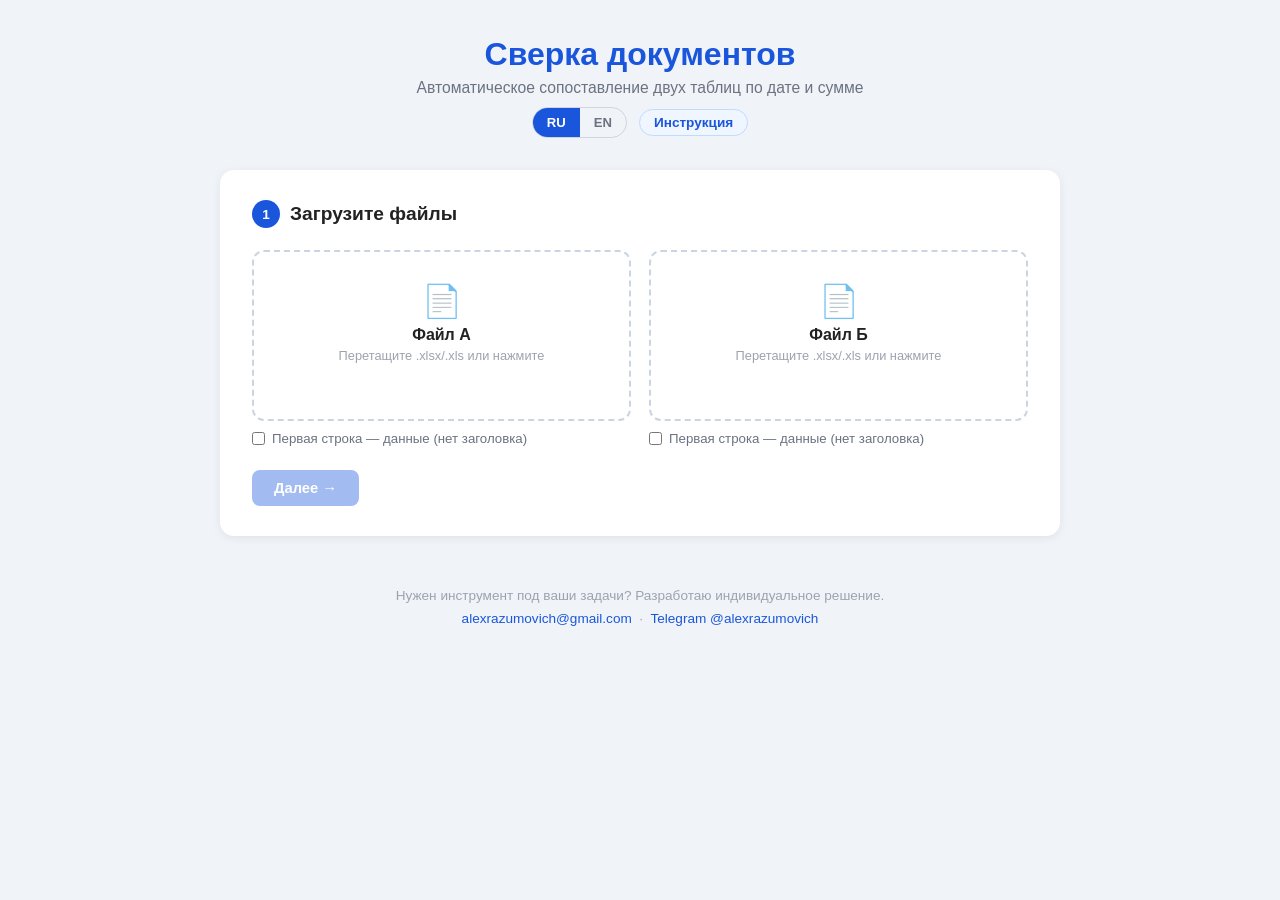
<file: static/index.html>
<!DOCTYPE html>
<html lang="ru">
<head>
  <meta charset="UTF-8">
  <meta name="viewport" content="width=device-width, initial-scale=1.0">
  <title>Сверка документов</title>
  <link rel="stylesheet" href="/static/style.css?v=12">
</head>
<body>
<div class="container">
  <header>
    <h1>Сверка документов</h1>
    <p class="subtitle">Автоматическое сопоставление двух таблиц по дате и сумме</p>
    <div class="header-nav">
      <div class="lang-switcher">
        <span class="lang-active">RU</span>
        <a href="/en">EN</a>
      </div>
      <a href="/help" target="_blank" class="help-link">Инструкция</a>
    </div>
  </header>

  <!-- Шаг 1: загрузка файлов -->
  <section id="step-upload" class="step">
    <h2><span class="step-num">1</span> Загрузите файлы</h2>
    <div class="upload-row">

      <div class="upload-col">
        <label class="drop-zone" id="drop-a">
          <input type="file" id="input-a" accept=".xlsx,.xls" class="drop-file-input">
          <div class="drop-icon">📄</div>
          <div class="drop-label">Файл А</div>
          <div class="drop-hint">Перетащите .xlsx/.xls или нажмите</div>
          <div class="file-name" id="name-a"></div>
        </label>
        <label class="no-header-label">
          <input type="checkbox" id="no-header-a">
          Первая строка — данные (нет заголовка)
        </label>
      </div>

      <div class="upload-col">
        <label class="drop-zone" id="drop-b">
          <input type="file" id="input-b" accept=".xlsx,.xls" class="drop-file-input">
          <div class="drop-icon">📄</div>
          <div class="drop-label">Файл Б</div>
          <div class="drop-hint">Перетащите .xlsx/.xls или нажмите</div>
          <div class="file-name" id="name-b"></div>
        </label>
        <label class="no-header-label">
          <input type="checkbox" id="no-header-b">
          Первая строка — данные (нет заголовка)
        </label>
      </div>

    </div>
    <button id="btn-preview" class="btn btn-primary" disabled>Далее →</button>
  </section>

  <!-- Шаг 2: настройка -->
  <section id="step-columns" class="step hidden">
    <h2><span class="step-num">2</span> Настройте колонки и точность</h2>
    <div class="cols-row">
      <div class="col-block">
        <h3>Файл А: <span class="file-label" id="name-a-lbl"></span></h3>
        <label>Дата
          <select id="date-col-a"></select>
        </label>
        <label>Сумма
          <select id="amount-col-a"></select>
        </label>
      </div>
      <div class="col-block">
        <h3>Файл Б: <span class="file-label" id="name-b-lbl"></span></h3>
        <label>Дата
          <select id="date-col-b"></select>
        </label>
        <label>Сумма
          <select id="amount-col-b"></select>
        </label>
      </div>
    </div>

    <div class="tolerance-block">
      <h3>Допуск по дате</h3>
      <p class="hint">На сколько дней могут расходиться даты, чтобы строки всё равно считались совпадающими?</p>
      <div class="tol-options">
        <label class="tol-opt"><input type="radio" name="tol" value="0" checked><span>Только точные</span></label>
        <label class="tol-opt"><input type="radio" name="tol" value="1"><span>±1 день</span></label>
        <label class="tol-opt"><input type="radio" name="tol" value="workday"><span>±1 раб.день (пт→пн)</span></label>
        <label class="tol-opt"><input type="radio" name="tol" value="3"><span>±3 дня</span></label>
        <label class="tol-opt"><input type="radio" name="tol" value="7"><span>±7 дней</span></label>
      </div>
    </div>

    <div class="btn-row">
      <button id="btn-back" class="btn btn-secondary">← Назад</button>
      <button id="btn-reconcile" class="btn btn-primary">Выполнить сверку</button>
    </div>
  </section>

  <!-- Загрузка -->
  <section id="step-loading" class="step hidden">
    <div class="spinner"></div>
    <p id="loading-text">Обрабатываем файлы...</p>
  </section>

  <!-- Результат -->
  <section id="step-result" class="step hidden">
    <h2>Сверка завершена</h2>
    <div class="summary-grid" id="summary-grid"></div>
    <div class="legend">
      <span class="leg green">Точное совпадение</span>
      <span class="leg yellow">По дате (допуск)</span>
      <span class="leg orange">Групповое совпадение</span>
      <span class="leg red">Расхождение</span>
    </div>
    <div class="btn-row">
      <button id="btn-download" class="btn btn-success">⬇ Скачать результат .xlsx</button>
      <button id="btn-restart" class="btn btn-secondary">Новая сверка</button>
    </div>
  </section>

  <div id="error-box" class="error-box hidden"></div>
</div>

<footer>
  <p>Нужен инструмент под ваши задачи? Разработаю индивидуальное решение.</p>
  <p>
    <a href="mailto:alexrazumovich@gmail.com">alexrazumovich@gmail.com</a>
    &nbsp;·&nbsp;
    <a href="https://t.me/alexrazumovich" target="_blank">Telegram @alexrazumovich</a>
  </p>
</footer>
<script>const LANG = 'ru';</script>
<script src="/static/script.js?v=12"></script>
</body>
</html>
</file>
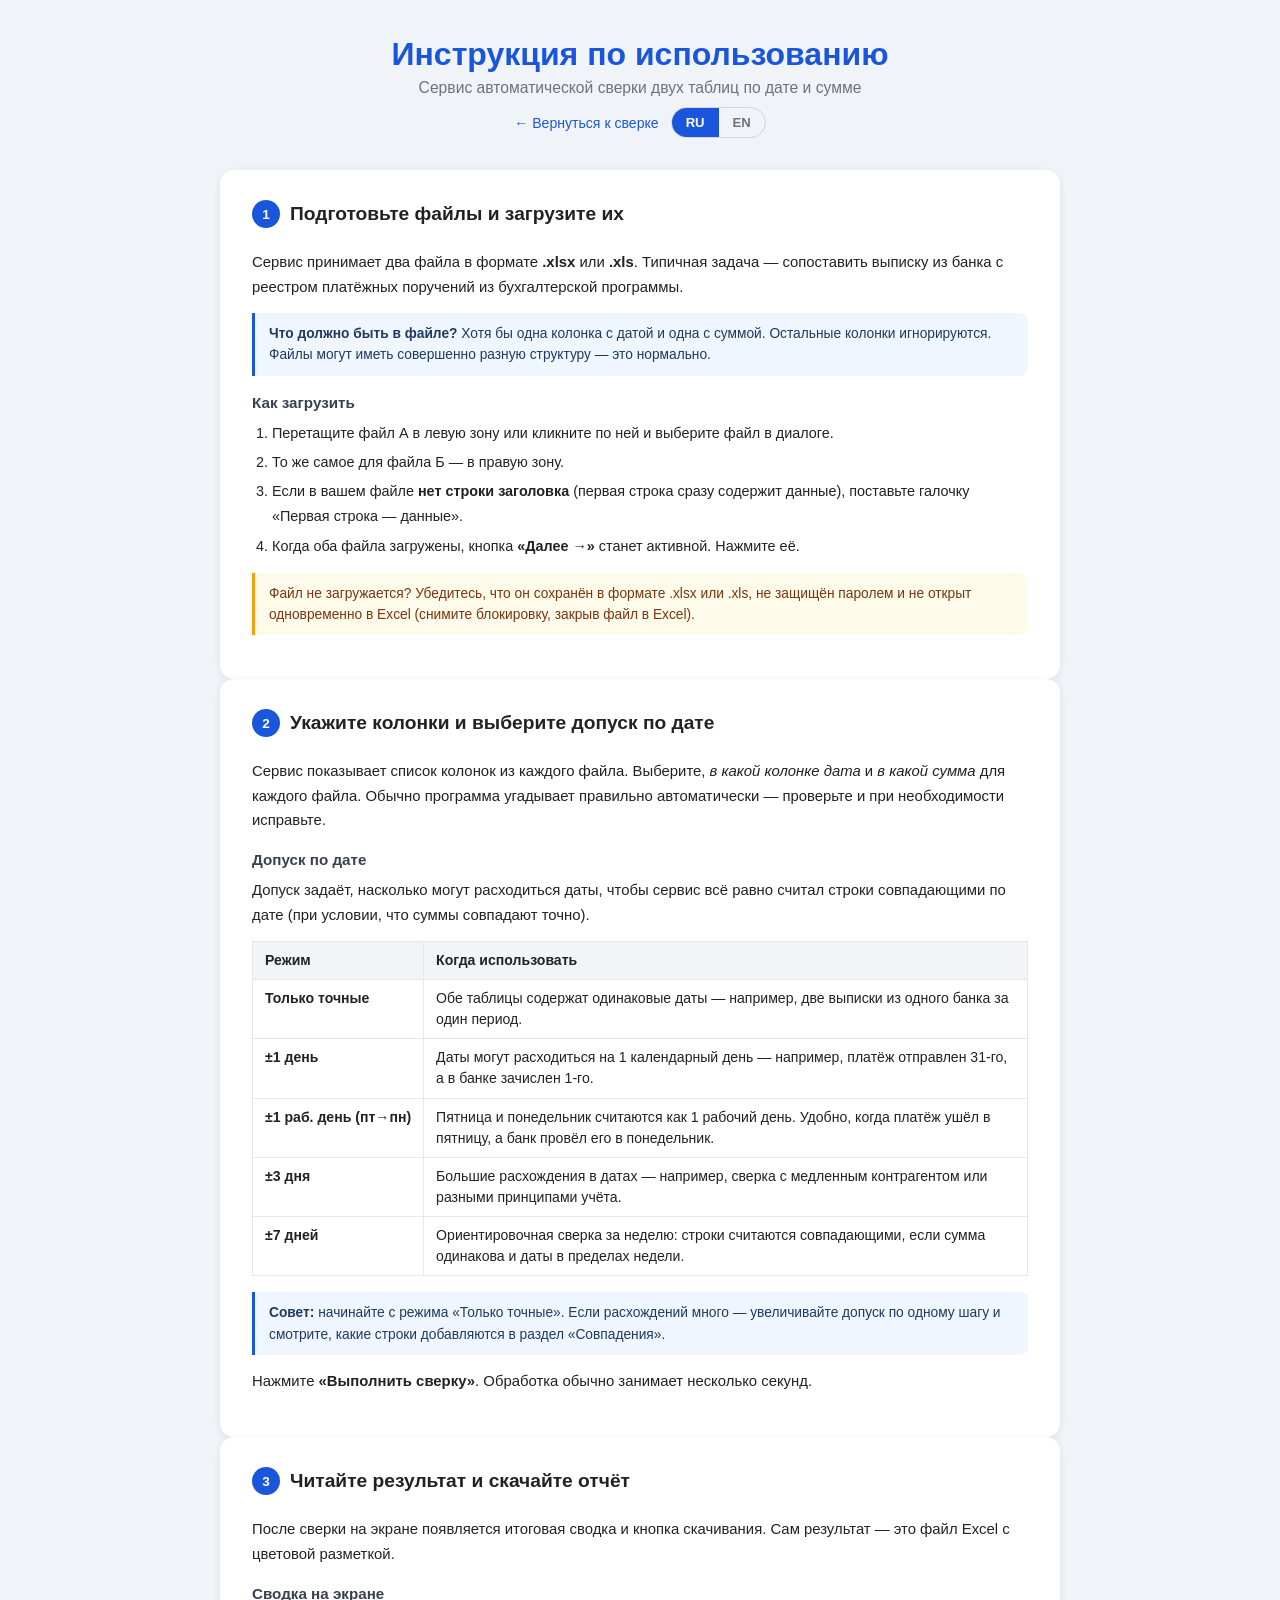
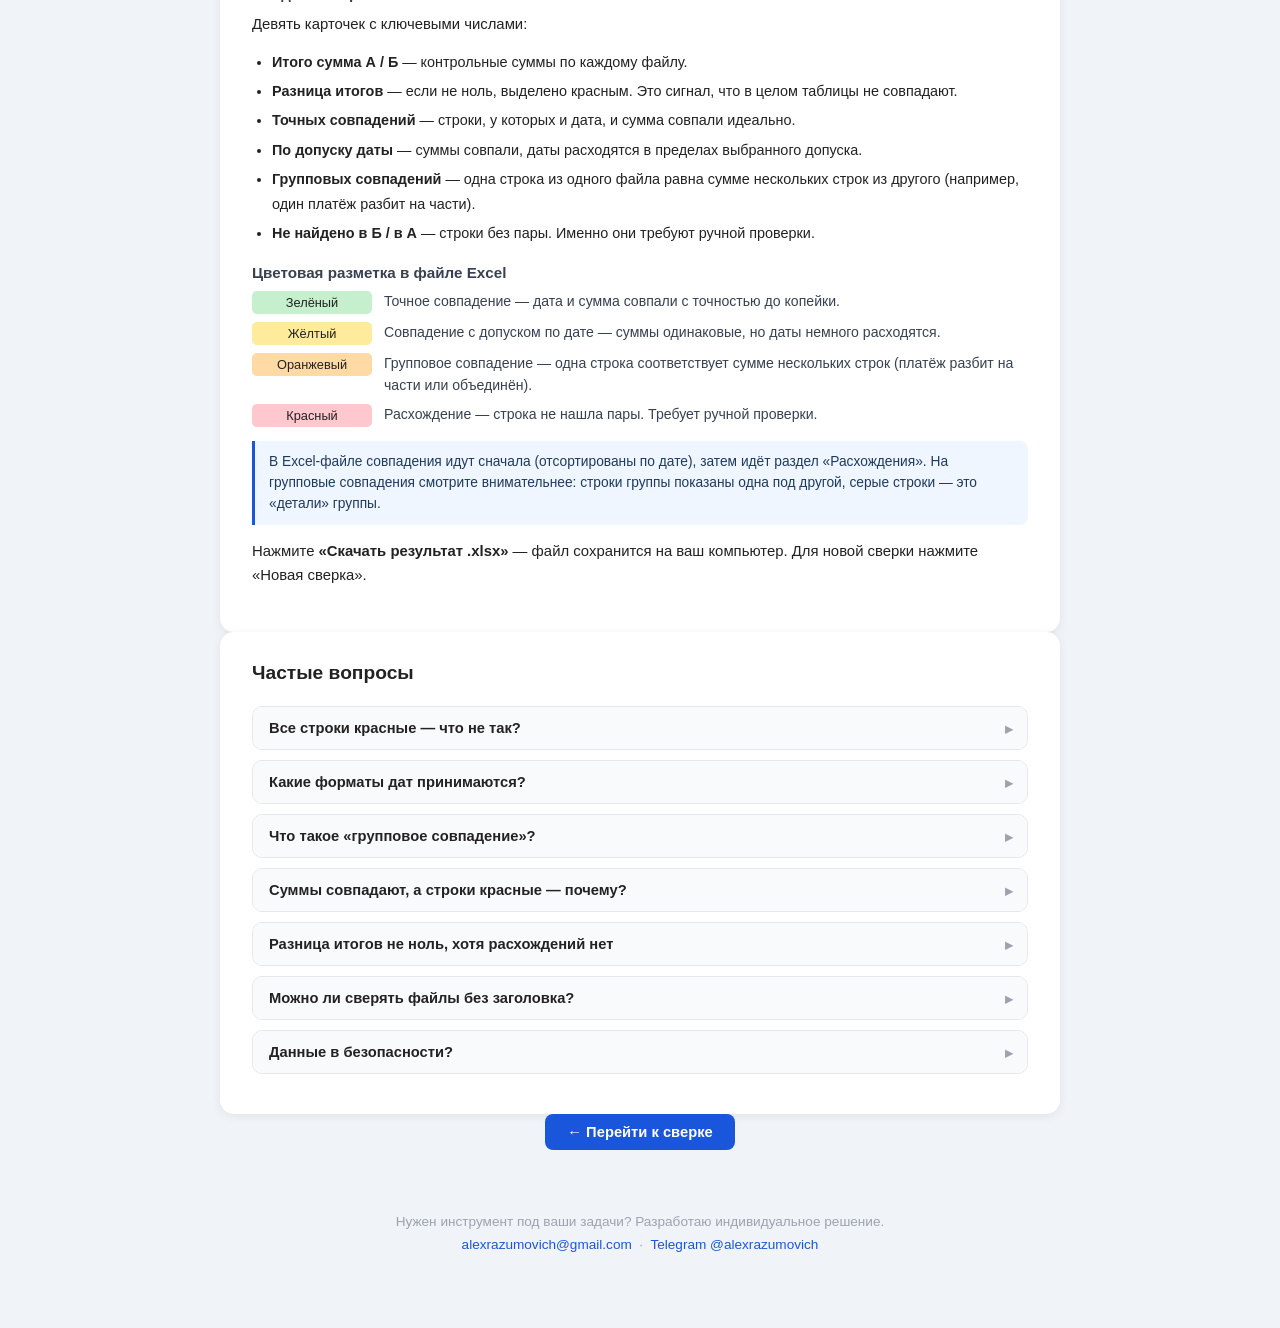
<file: static/help.html>
<!DOCTYPE html>
<html lang="ru">
<head>
  <meta charset="UTF-8">
  <meta name="viewport" content="width=device-width, initial-scale=1.0">
  <title>Инструкция — Сверка документов</title>
  <link rel="stylesheet" href="/static/style.css?v=12">
</head>
<body>
<div class="container">
  <header>
    <h1>Инструкция по использованию</h1>
    <p class="subtitle">Сервис автоматической сверки двух таблиц по дате и сумме</p>
    <div class="header-nav">
      <a href="/" class="help-back-link">← Вернуться к сверке</a>
      <div class="lang-switcher">
        <span class="lang-active">RU</span>
        <a href="/en/help">EN</a>
      </div>
    </div>
  </header>

  <!-- Шаг 1 -->
  <section class="step help-section">
    <h2><span class="step-num">1</span> Подготовьте файлы и загрузите их</h2>

    <p class="help-p">Сервис принимает два файла в формате <strong>.xlsx</strong> или <strong>.xls</strong>. Типичная задача — сопоставить выписку из банка с реестром платёжных поручений из бухгалтерской программы.</p>

    <div class="help-tip">
      <strong>Что должно быть в файле?</strong> Хотя бы одна колонка с датой и одна с суммой. Остальные колонки игнорируются. Файлы могут иметь совершенно разную структуру — это нормально.
    </div>

    <h3 class="help-h3">Как загрузить</h3>
    <ol class="help-list">
      <li>Перетащите файл А в левую зону или кликните по ней и выберите файл в диалоге.</li>
      <li>То же самое для файла Б — в правую зону.</li>
      <li>Если в вашем файле <strong>нет строки заголовка</strong> (первая строка сразу содержит данные), поставьте галочку «Первая строка — данные».</li>
      <li>Когда оба файла загружены, кнопка <strong>«Далее →»</strong> станет активной. Нажмите её.</li>
    </ol>

    <div class="help-tip warn">
      Файл не загружается? Убедитесь, что он сохранён в формате .xlsx или .xls, не защищён паролем и не открыт одновременно в Excel (снимите блокировку, закрыв файл в Excel).
    </div>
  </section>

  <!-- Шаг 2 -->
  <section class="step help-section">
    <h2><span class="step-num">2</span> Укажите колонки и выберите допуск по дате</h2>

    <p class="help-p">Сервис показывает список колонок из каждого файла. Выберите, <em>в какой колонке дата</em> и <em>в какой сумма</em> для каждого файла. Обычно программа угадывает правильно автоматически — проверьте и при необходимости исправьте.</p>

    <h3 class="help-h3">Допуск по дате</h3>
    <p class="help-p">Допуск задаёт, насколько могут расходиться даты, чтобы сервис всё равно считал строки совпадающими по дате (при условии, что суммы совпадают точно).</p>

    <table class="help-table">
      <thead>
        <tr><th>Режим</th><th>Когда использовать</th></tr>
      </thead>
      <tbody>
        <tr>
          <td><strong>Только точные</strong></td>
          <td>Обе таблицы содержат одинаковые даты — например, две выписки из одного банка за один период.</td>
        </tr>
        <tr>
          <td><strong>±1 день</strong></td>
          <td>Даты могут расходиться на 1 календарный день — например, платёж отправлен 31-го, а в банке зачислен 1-го.</td>
        </tr>
        <tr>
          <td><strong>±1 раб. день (пт→пн)</strong></td>
          <td>Пятница и понедельник считаются как 1 рабочий день. Удобно, когда платёж ушёл в пятницу, а банк провёл его в понедельник.</td>
        </tr>
        <tr>
          <td><strong>±3 дня</strong></td>
          <td>Большие расхождения в датах — например, сверка с медленным контрагентом или разными принципами учёта.</td>
        </tr>
        <tr>
          <td><strong>±7 дней</strong></td>
          <td>Ориентировочная сверка за неделю: строки считаются совпадающими, если сумма одинакова и даты в пределах недели.</td>
        </tr>
      </tbody>
    </table>

    <div class="help-tip">
      <strong>Совет:</strong> начинайте с режима «Только точные». Если расхождений много — увеличивайте допуск по одному шагу и смотрите, какие строки добавляются в раздел «Совпадения».
    </div>

    <p class="help-p">Нажмите <strong>«Выполнить сверку»</strong>. Обработка обычно занимает несколько секунд.</p>
  </section>

  <!-- Шаг 3 -->
  <section class="step help-section">
    <h2><span class="step-num">3</span> Читайте результат и скачайте отчёт</h2>

    <p class="help-p">После сверки на экране появляется итоговая сводка и кнопка скачивания. Сам результат — это файл Excel с цветовой разметкой.</p>

    <h3 class="help-h3">Сводка на экране</h3>
    <p class="help-p">Девять карточек с ключевыми числами:</p>
    <ul class="help-list">
      <li><strong>Итого сумма А / Б</strong> — контрольные суммы по каждому файлу.</li>
      <li><strong>Разница итогов</strong> — если не ноль, выделено красным. Это сигнал, что в целом таблицы не совпадают.</li>
      <li><strong>Точных совпадений</strong> — строки, у которых и дата, и сумма совпали идеально.</li>
      <li><strong>По допуску даты</strong> — суммы совпали, даты расходятся в пределах выбранного допуска.</li>
      <li><strong>Групповых совпадений</strong> — одна строка из одного файла равна сумме нескольких строк из другого (например, один платёж разбит на части).</li>
      <li><strong>Не найдено в Б / в А</strong> — строки без пары. Именно они требуют ручной проверки.</li>
    </ul>

    <h3 class="help-h3">Цветовая разметка в файле Excel</h3>
    <div class="legend help-legend">
      <div class="help-legend-item">
        <span class="leg green">Зелёный</span>
        <span class="help-legend-text">Точное совпадение — дата и сумма совпали с точностью до копейки.</span>
      </div>
      <div class="help-legend-item">
        <span class="leg yellow">Жёлтый</span>
        <span class="help-legend-text">Совпадение с допуском по дате — суммы одинаковые, но даты немного расходятся.</span>
      </div>
      <div class="help-legend-item">
        <span class="leg orange">Оранжевый</span>
        <span class="help-legend-text">Групповое совпадение — одна строка соответствует сумме нескольких строк (платёж разбит на части или объединён).</span>
      </div>
      <div class="help-legend-item">
        <span class="leg red">Красный</span>
        <span class="help-legend-text">Расхождение — строка не нашла пары. Требует ручной проверки.</span>
      </div>
    </div>

    <div class="help-tip">
      В Excel-файле совпадения идут сначала (отсортированы по дате), затем идёт раздел «Расхождения». На групповые совпадения смотрите внимательнее: строки группы показаны одна под другой, серые строки — это «детали» группы.
    </div>

    <p class="help-p">Нажмите <strong>«Скачать результат .xlsx»</strong> — файл сохранится на ваш компьютер. Для новой сверки нажмите «Новая сверка».</p>
  </section>

  <!-- FAQ -->
  <section class="step help-section">
    <h2>Частые вопросы</h2>

    <div class="faq-item">
      <div class="faq-q">Все строки красные — что не так?</div>
      <div class="faq-a">Скорее всего, выбрана неверная колонка даты или суммы на шаге 2. Нажмите «← Назад» и проверьте выбор. Также убедитесь, что форматы дат в файлах поддерживаются (см. ниже).</div>
    </div>

    <div class="faq-item">
      <div class="faq-q">Какие форматы дат принимаются?</div>
      <div class="faq-a">
        Сервис распознаёт большинство распространённых форматов:
        <ul class="help-list" style="margin-top: 8px;">
          <li>Стандартные даты Excel (ячейка с форматом «Дата»)</li>
          <li><code>01.07.2025</code> — день.месяц.год</li>
          <li><code>1.07</code> или <code>1.7</code> — день.месяц, год берётся текущий</li>
          <li><code>3 мар</code>, <code>03 марта</code>, <code>3 марта 2025</code> — русские названия месяцев</li>
        </ul>
        Если даты не распознаются — попробуйте открыть файл в Excel и сохранить ячейки с датами в формате «Дата» (не «Текст»).
      </div>
    </div>

    <div class="faq-item">
      <div class="faq-q">Что такое «групповое совпадение»?</div>
      <div class="faq-a">Это случай, когда одна строка в файле А равна сумме нескольких строк в файле Б (или наоборот). Например: в банковской выписке один платёж на 15 000 ₽, а в бухгалтерии он разбит на три строки: 5 000 + 7 000 + 3 000. Сервис найдёт такую комбинацию автоматически (если строк в группе не более 5).</div>
    </div>

    <div class="faq-item">
      <div class="faq-q">Суммы совпадают, а строки красные — почему?</div>
      <div class="faq-a">Дата не совпала. Попробуйте увеличить допуск по дате (шаг 2) или проверьте, правильно ли выбрана колонка даты. Если даты в файлах записаны в разных форматах — убедитесь, что сервис их корректно распознал.</div>
    </div>

    <div class="faq-item">
      <div class="faq-q">Разница итогов не ноль, хотя расхождений нет</div>
      <div class="faq-a">Такое возможно, если в одном из файлов есть строки, которые не вошли в сверку из-за нераспознанных дат или сумм. Откройте исходный файл, найдите пустые или нестандартные ячейки и исправьте их.</div>
    </div>

    <div class="faq-item">
      <div class="faq-q">Можно ли сверять файлы без заголовка?</div>
      <div class="faq-a">Да. На шаге 1 поставьте галочку «Первая строка — данные» под соответствующим файлом. Колонки будут называться «Колонка 1», «Колонка 2» и т.д. — выберите нужные на шаге 2.</div>
    </div>

    <div class="faq-item">
      <div class="faq-q">Данные в безопасности?</div>
      <div class="faq-a">Файлы обрабатываются на сервере только для выполнения сверки. Результаты хранятся временно и недоступны другим пользователям по случайной ссылке. Тем не менее не загружайте файлы, содержащие персональные данные или коммерческую тайну — используйте сервис для рабочих задач на своё усмотрение.</div>
    </div>
  </section>

  <div style="text-align:center; margin-bottom: 32px;">
    <a href="/" class="btn btn-primary" style="display:inline-block; text-decoration:none;">← Перейти к сверке</a>
  </div>

</div>

<footer>
  <p>Нужен инструмент под ваши задачи? Разработаю индивидуальное решение.</p>
  <p>
    <a href="mailto:alexrazumovich@gmail.com">alexrazumovich@gmail.com</a>
    &nbsp;·&nbsp;
    <a href="https://t.me/alexrazumovich" target="_blank">Telegram @alexrazumovich</a>
  </p>
</footer>
<script>
  // FAQ toggle
  document.querySelectorAll(".faq-q").forEach(q => {
    q.addEventListener("click", () => {
      q.parentElement.classList.toggle("open");
    });
  });
</script>
</body>
</html>
</file>
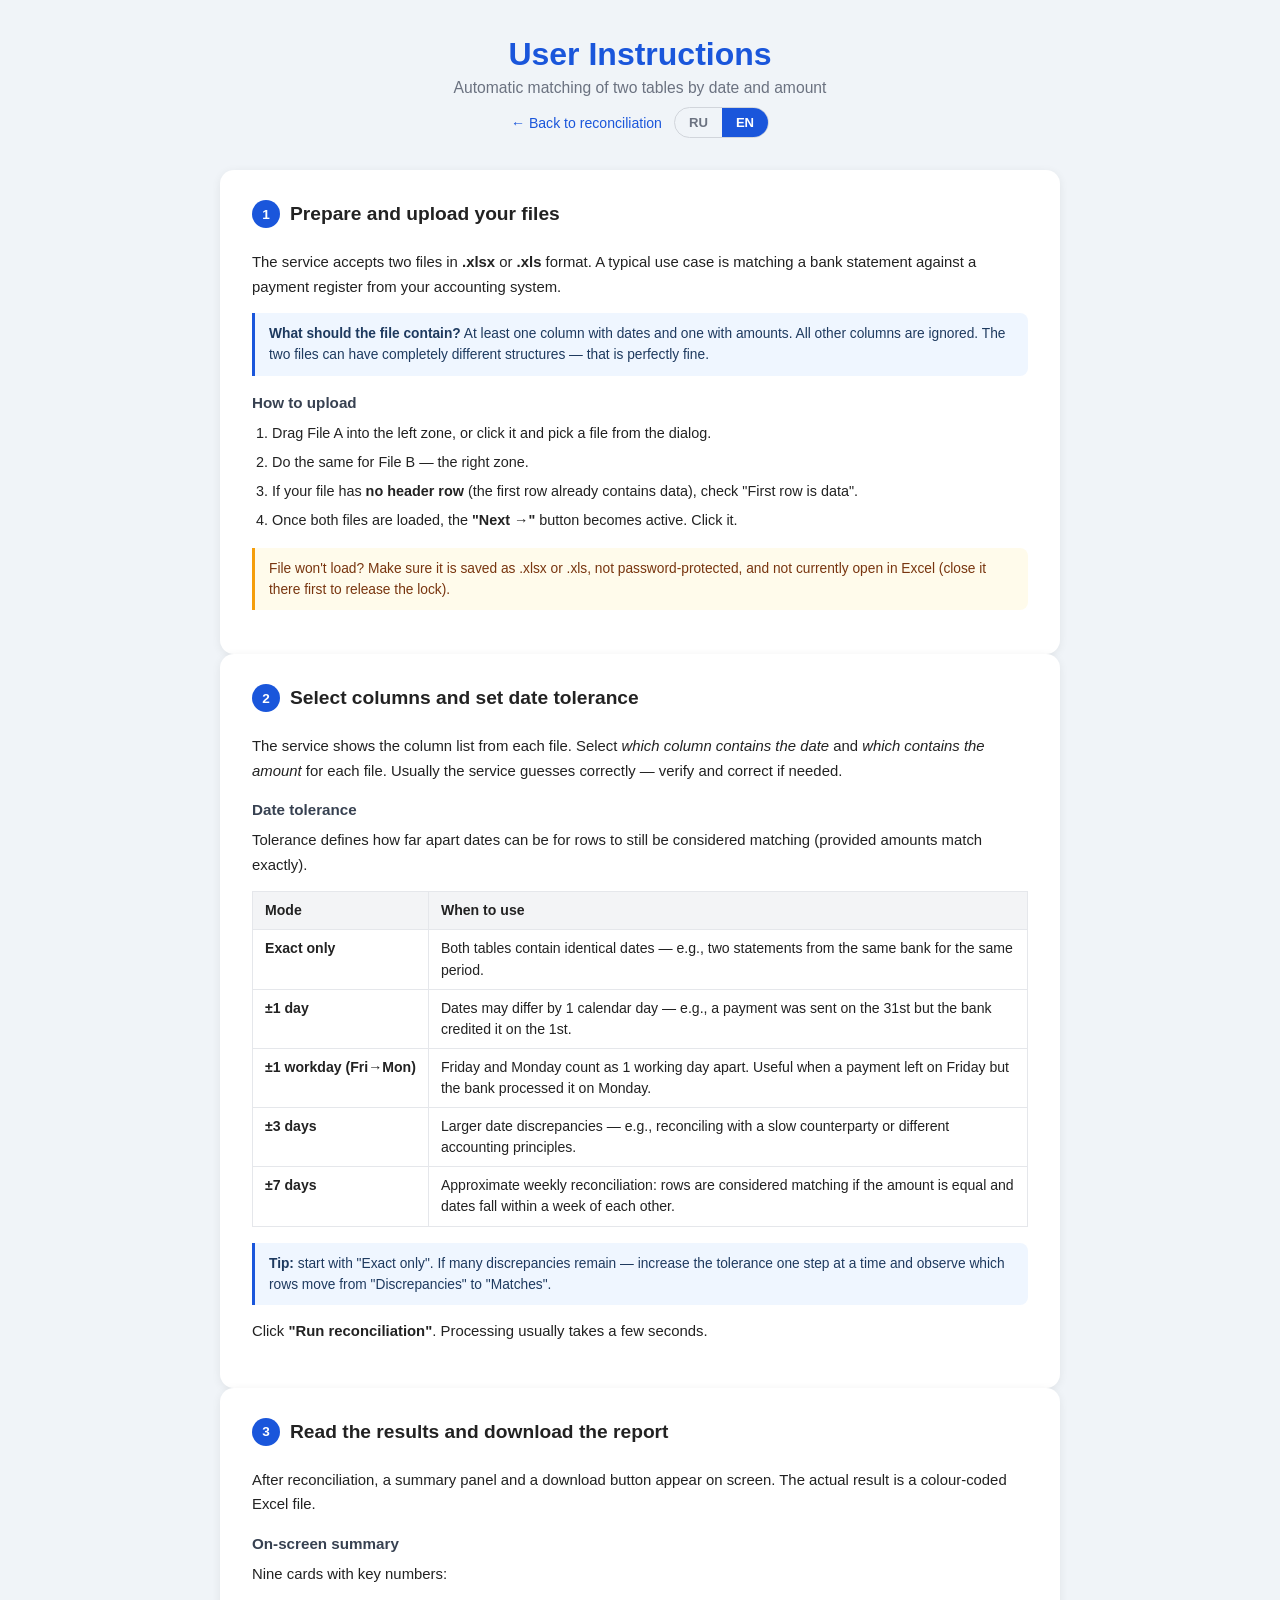
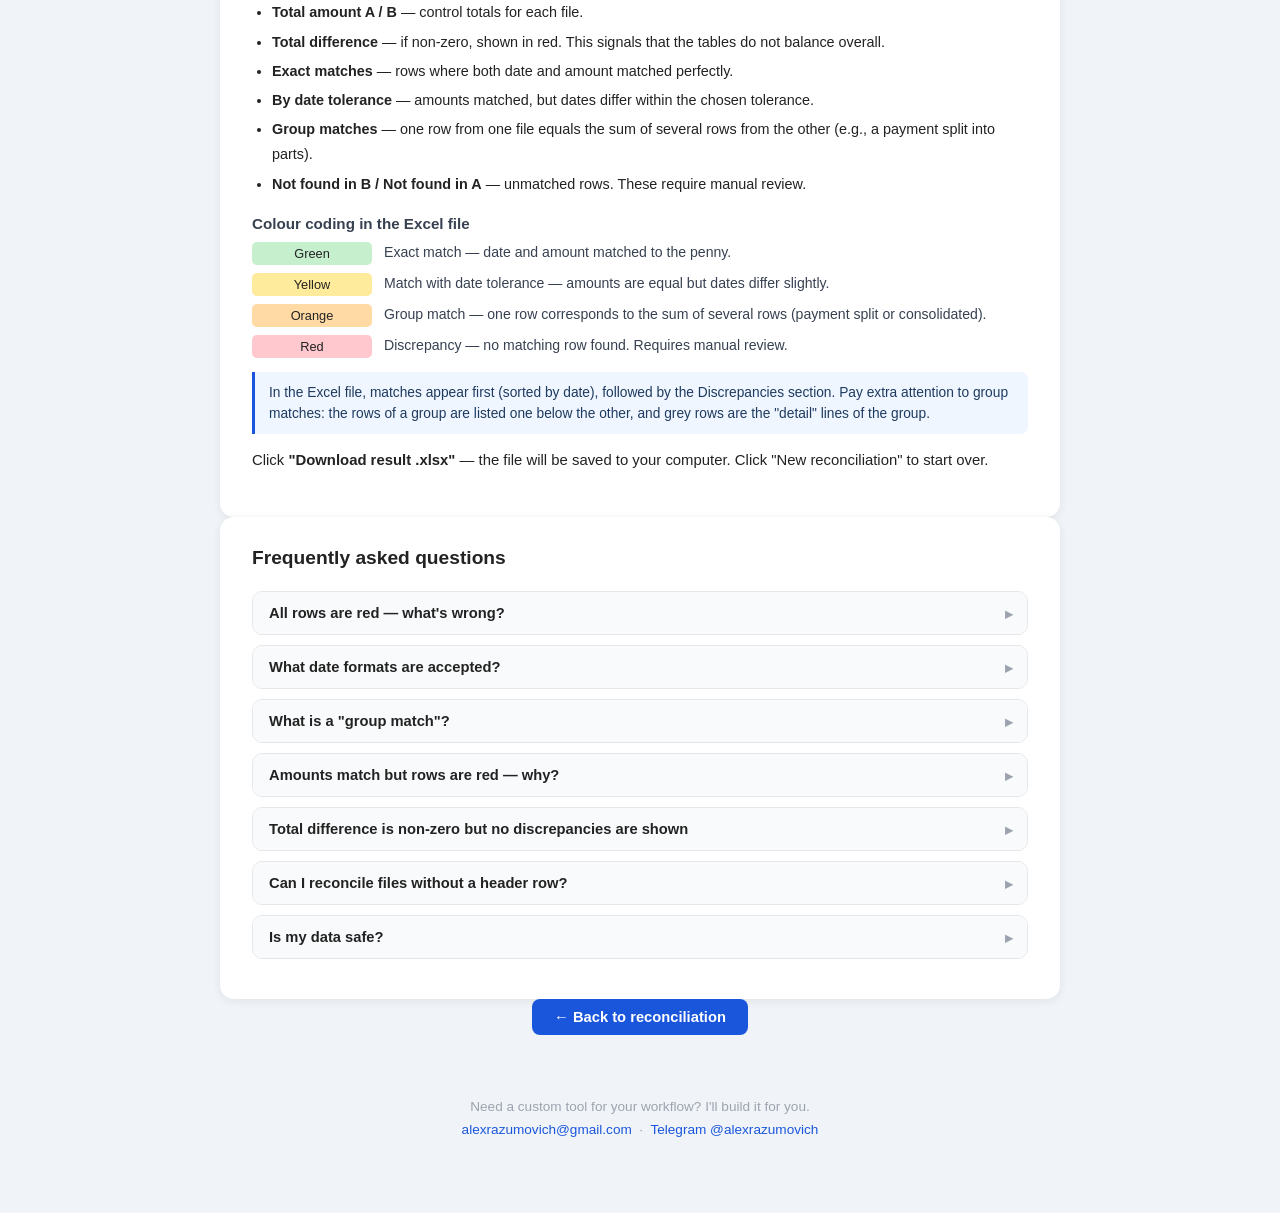
<file: static/help_en.html>
<!DOCTYPE html>
<html lang="en">
<head>
  <meta charset="UTF-8">
  <meta name="viewport" content="width=device-width, initial-scale=1.0">
  <title>Instructions — Document Reconciliation</title>
  <link rel="stylesheet" href="/static/style.css?v=12">
</head>
<body>
<div class="container">
  <header>
    <h1>User Instructions</h1>
    <p class="subtitle">Automatic matching of two tables by date and amount</p>
    <div class="header-nav">
      <a href="/en" class="help-back-link">← Back to reconciliation</a>
      <div class="lang-switcher">
        <a href="/help">RU</a>
        <span class="lang-active">EN</span>
      </div>
    </div>
  </header>

  <!-- Step 1 -->
  <section class="step help-section">
    <h2><span class="step-num">1</span> Prepare and upload your files</h2>

    <p class="help-p">The service accepts two files in <strong>.xlsx</strong> or <strong>.xls</strong> format. A typical use case is matching a bank statement against a payment register from your accounting system.</p>

    <div class="help-tip">
      <strong>What should the file contain?</strong> At least one column with dates and one with amounts. All other columns are ignored. The two files can have completely different structures — that is perfectly fine.
    </div>

    <h3 class="help-h3">How to upload</h3>
    <ol class="help-list">
      <li>Drag File A into the left zone, or click it and pick a file from the dialog.</li>
      <li>Do the same for File B — the right zone.</li>
      <li>If your file has <strong>no header row</strong> (the first row already contains data), check "First row is data".</li>
      <li>Once both files are loaded, the <strong>"Next →"</strong> button becomes active. Click it.</li>
    </ol>

    <div class="help-tip warn">
      File won't load? Make sure it is saved as .xlsx or .xls, not password-protected, and not currently open in Excel (close it there first to release the lock).
    </div>
  </section>

  <!-- Step 2 -->
  <section class="step help-section">
    <h2><span class="step-num">2</span> Select columns and set date tolerance</h2>

    <p class="help-p">The service shows the column list from each file. Select <em>which column contains the date</em> and <em>which contains the amount</em> for each file. Usually the service guesses correctly — verify and correct if needed.</p>

    <h3 class="help-h3">Date tolerance</h3>
    <p class="help-p">Tolerance defines how far apart dates can be for rows to still be considered matching (provided amounts match exactly).</p>

    <table class="help-table">
      <thead>
        <tr><th>Mode</th><th>When to use</th></tr>
      </thead>
      <tbody>
        <tr>
          <td><strong>Exact only</strong></td>
          <td>Both tables contain identical dates — e.g., two statements from the same bank for the same period.</td>
        </tr>
        <tr>
          <td><strong>±1 day</strong></td>
          <td>Dates may differ by 1 calendar day — e.g., a payment was sent on the 31st but the bank credited it on the 1st.</td>
        </tr>
        <tr>
          <td><strong>±1 workday (Fri→Mon)</strong></td>
          <td>Friday and Monday count as 1 working day apart. Useful when a payment left on Friday but the bank processed it on Monday.</td>
        </tr>
        <tr>
          <td><strong>±3 days</strong></td>
          <td>Larger date discrepancies — e.g., reconciling with a slow counterparty or different accounting principles.</td>
        </tr>
        <tr>
          <td><strong>±7 days</strong></td>
          <td>Approximate weekly reconciliation: rows are considered matching if the amount is equal and dates fall within a week of each other.</td>
        </tr>
      </tbody>
    </table>

    <div class="help-tip">
      <strong>Tip:</strong> start with "Exact only". If many discrepancies remain — increase the tolerance one step at a time and observe which rows move from "Discrepancies" to "Matches".
    </div>

    <p class="help-p">Click <strong>"Run reconciliation"</strong>. Processing usually takes a few seconds.</p>
  </section>

  <!-- Step 3 -->
  <section class="step help-section">
    <h2><span class="step-num">3</span> Read the results and download the report</h2>

    <p class="help-p">After reconciliation, a summary panel and a download button appear on screen. The actual result is a colour-coded Excel file.</p>

    <h3 class="help-h3">On-screen summary</h3>
    <p class="help-p">Nine cards with key numbers:</p>
    <ul class="help-list">
      <li><strong>Total amount A / B</strong> — control totals for each file.</li>
      <li><strong>Total difference</strong> — if non-zero, shown in red. This signals that the tables do not balance overall.</li>
      <li><strong>Exact matches</strong> — rows where both date and amount matched perfectly.</li>
      <li><strong>By date tolerance</strong> — amounts matched, but dates differ within the chosen tolerance.</li>
      <li><strong>Group matches</strong> — one row from one file equals the sum of several rows from the other (e.g., a payment split into parts).</li>
      <li><strong>Not found in B / Not found in A</strong> — unmatched rows. These require manual review.</li>
    </ul>

    <h3 class="help-h3">Colour coding in the Excel file</h3>
    <div class="legend help-legend">
      <div class="help-legend-item">
        <span class="leg green">Green</span>
        <span class="help-legend-text">Exact match — date and amount matched to the penny.</span>
      </div>
      <div class="help-legend-item">
        <span class="leg yellow">Yellow</span>
        <span class="help-legend-text">Match with date tolerance — amounts are equal but dates differ slightly.</span>
      </div>
      <div class="help-legend-item">
        <span class="leg orange">Orange</span>
        <span class="help-legend-text">Group match — one row corresponds to the sum of several rows (payment split or consolidated).</span>
      </div>
      <div class="help-legend-item">
        <span class="leg red">Red</span>
        <span class="help-legend-text">Discrepancy — no matching row found. Requires manual review.</span>
      </div>
    </div>

    <div class="help-tip">
      In the Excel file, matches appear first (sorted by date), followed by the Discrepancies section. Pay extra attention to group matches: the rows of a group are listed one below the other, and grey rows are the "detail" lines of the group.
    </div>

    <p class="help-p">Click <strong>"Download result .xlsx"</strong> — the file will be saved to your computer. Click "New reconciliation" to start over.</p>
  </section>

  <!-- FAQ -->
  <section class="step help-section">
    <h2>Frequently asked questions</h2>

    <div class="faq-item">
      <div class="faq-q">All rows are red — what's wrong?</div>
      <div class="faq-a">The most likely cause is a wrong date or amount column selected in step 2. Click "← Back" and verify your selection. Also check that the date formats in your files are supported (see below).</div>
    </div>

    <div class="faq-item">
      <div class="faq-q">What date formats are accepted?</div>
      <div class="faq-a">
        The service recognises most common formats:
        <ul class="help-list" style="margin-top: 8px;">
          <li>Standard Excel date cells (numeric date format)</li>
          <li><code>01.07.2025</code> — day.month.year</li>
          <li><code>1.07</code> or <code>1.7</code> — day.month, current year assumed</li>
          <li>Russian month abbreviations (e.g. <code>3 Mar</code> written in Cyrillic) — for files exported from Russian accounting software</li>
        </ul>
        If dates are not recognised — try opening the file in Excel and formatting the date cells as "Date" (not "Text"), then save again.
      </div>
    </div>

    <div class="faq-item">
      <div class="faq-q">What is a "group match"?</div>
      <div class="faq-a">This occurs when one row in File A equals the sum of several rows in File B (or vice versa). Example: the bank statement shows one payment of 15,000, but accounting has it split into three lines: 5,000 + 7,000 + 3,000. The service finds such combinations automatically (up to 5 rows per group).</div>
    </div>

    <div class="faq-item">
      <div class="faq-q">Amounts match but rows are red — why?</div>
      <div class="faq-a">The date did not match. Try increasing the date tolerance in step 2, or check that the correct date column is selected. If dates are stored in different formats across the two files, verify that the service recognised them correctly.</div>
    </div>

    <div class="faq-item">
      <div class="faq-q">Total difference is non-zero but no discrepancies are shown</div>
      <div class="faq-a">This can happen when some rows were excluded because their dates or amounts could not be parsed. Open the source file, look for empty or non-standard cells, and correct them.</div>
    </div>

    <div class="faq-item">
      <div class="faq-q">Can I reconcile files without a header row?</div>
      <div class="faq-a">Yes. In step 1, check "First row is data" for the relevant file. Columns will be labelled "Column 1", "Column 2", etc. — pick the right ones in step 2.</div>
    </div>

    <div class="faq-item">
      <div class="faq-q">Is my data safe?</div>
      <div class="faq-a">Files are processed on the server solely to perform the reconciliation. Results are stored temporarily and are not accessible to other users via shared links (the download token is random). That said, avoid uploading files containing personal data or trade secrets — use the service at your own discretion.</div>
    </div>
  </section>

  <div style="text-align:center; margin-bottom: 32px;">
    <a href="/en" class="btn btn-primary" style="display:inline-block; text-decoration:none;">← Back to reconciliation</a>
  </div>

</div>

<footer>
  <p>Need a custom tool for your workflow? I'll build it for you.</p>
  <p>
    <a href="mailto:alexrazumovich@gmail.com">alexrazumovich@gmail.com</a>
    &nbsp;·&nbsp;
    <a href="https://t.me/alexrazumovich" target="_blank">Telegram @alexrazumovich</a>
  </p>
</footer>
<script>
  document.querySelectorAll(".faq-q").forEach(q => {
    q.addEventListener("click", () => {
      q.parentElement.classList.toggle("open");
    });
  });
</script>
</body>
</html>
</file>
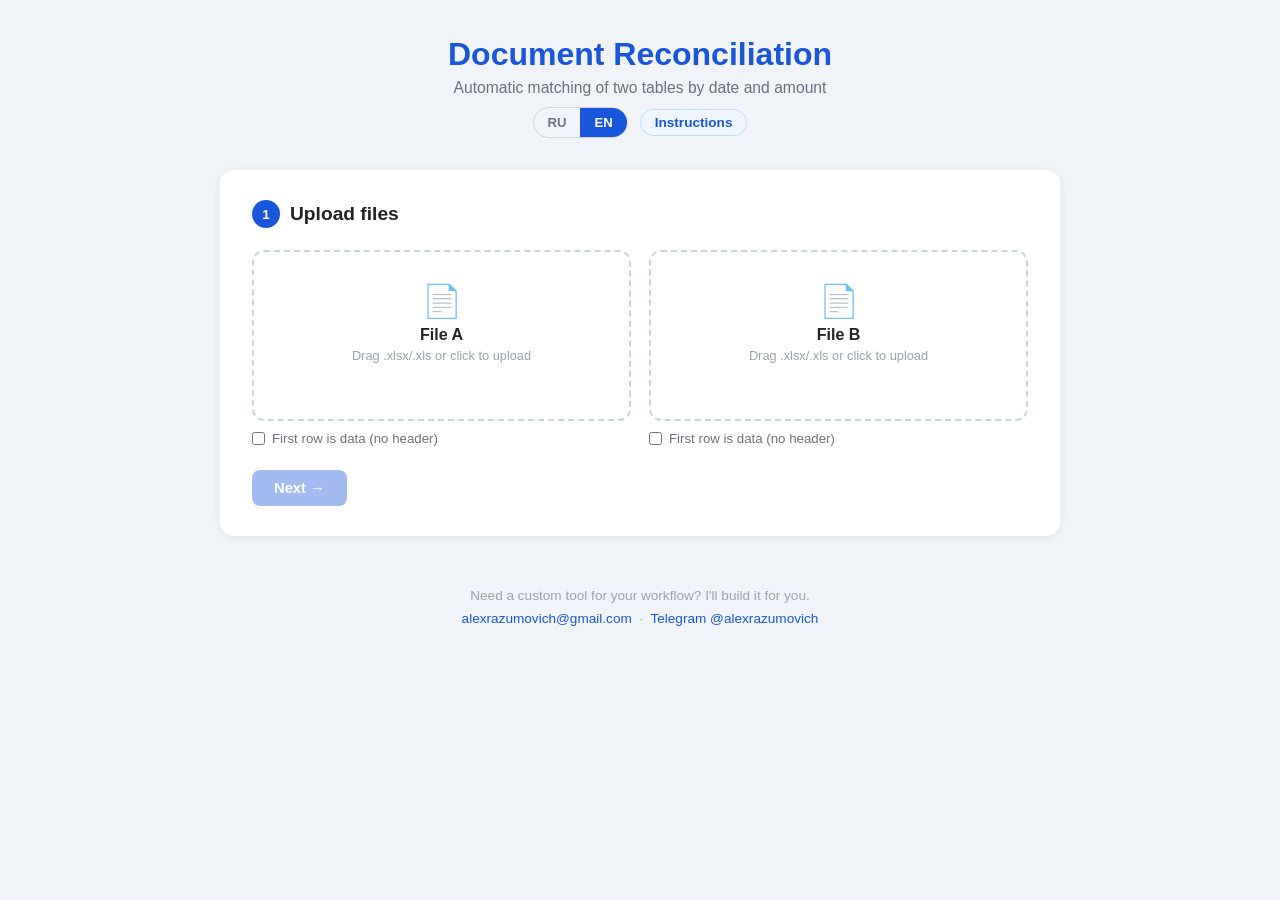
<file: static/index_en.html>
<!DOCTYPE html>
<html lang="en">
<head>
  <meta charset="UTF-8">
  <meta name="viewport" content="width=device-width, initial-scale=1.0">
  <title>Document Reconciliation</title>
  <link rel="stylesheet" href="/static/style.css?v=12">
</head>
<body>
<div class="container">
  <header>
    <h1>Document Reconciliation</h1>
    <p class="subtitle">Automatic matching of two tables by date and amount</p>
    <div class="header-nav">
      <div class="lang-switcher">
        <a href="/">RU</a>
        <span class="lang-active">EN</span>
      </div>
      <a href="/en/help" target="_blank" class="help-link">Instructions</a>
    </div>
  </header>

  <!-- Step 1: upload files -->
  <section id="step-upload" class="step">
    <h2><span class="step-num">1</span> Upload files</h2>
    <div class="upload-row">

      <div class="upload-col">
        <label class="drop-zone" id="drop-a">
          <input type="file" id="input-a" accept=".xlsx,.xls" class="drop-file-input">
          <div class="drop-icon">📄</div>
          <div class="drop-label">File A</div>
          <div class="drop-hint">Drag .xlsx/.xls or click to upload</div>
          <div class="file-name" id="name-a"></div>
        </label>
        <label class="no-header-label">
          <input type="checkbox" id="no-header-a">
          First row is data (no header)
        </label>
      </div>

      <div class="upload-col">
        <label class="drop-zone" id="drop-b">
          <input type="file" id="input-b" accept=".xlsx,.xls" class="drop-file-input">
          <div class="drop-icon">📄</div>
          <div class="drop-label">File B</div>
          <div class="drop-hint">Drag .xlsx/.xls or click to upload</div>
          <div class="file-name" id="name-b"></div>
        </label>
        <label class="no-header-label">
          <input type="checkbox" id="no-header-b">
          First row is data (no header)
        </label>
      </div>

    </div>
    <button id="btn-preview" class="btn btn-primary" disabled>Next →</button>
  </section>

  <!-- Step 2: configure -->
  <section id="step-columns" class="step hidden">
    <h2><span class="step-num">2</span> Configure columns and tolerance</h2>
    <div class="cols-row">
      <div class="col-block">
        <h3>File A: <span class="file-label" id="name-a-lbl"></span></h3>
        <label>Date
          <select id="date-col-a"></select>
        </label>
        <label>Amount
          <select id="amount-col-a"></select>
        </label>
      </div>
      <div class="col-block">
        <h3>File B: <span class="file-label" id="name-b-lbl"></span></h3>
        <label>Date
          <select id="date-col-b"></select>
        </label>
        <label>Amount
          <select id="amount-col-b"></select>
        </label>
      </div>
    </div>

    <div class="tolerance-block">
      <h3>Date tolerance</h3>
      <p class="hint">How many days can dates differ and still be considered matching?</p>
      <div class="tol-options">
        <label class="tol-opt"><input type="radio" name="tol" value="0" checked><span>Exact only</span></label>
        <label class="tol-opt"><input type="radio" name="tol" value="1"><span>±1 day</span></label>
        <label class="tol-opt"><input type="radio" name="tol" value="workday"><span>±1 workday (Fri→Mon)</span></label>
        <label class="tol-opt"><input type="radio" name="tol" value="3"><span>±3 days</span></label>
        <label class="tol-opt"><input type="radio" name="tol" value="7"><span>±7 days</span></label>
      </div>
    </div>

    <div class="btn-row">
      <button id="btn-back" class="btn btn-secondary">← Back</button>
      <button id="btn-reconcile" class="btn btn-primary">Run reconciliation</button>
    </div>
  </section>

  <!-- Loading -->
  <section id="step-loading" class="step hidden">
    <div class="spinner"></div>
    <p id="loading-text">Processing files...</p>
  </section>

  <!-- Result -->
  <section id="step-result" class="step hidden">
    <h2>Reconciliation complete</h2>
    <div class="summary-grid" id="summary-grid"></div>
    <div class="legend">
      <span class="leg green">Exact match</span>
      <span class="leg yellow">By date (tolerance)</span>
      <span class="leg orange">Group match</span>
      <span class="leg red">Discrepancy</span>
    </div>
    <div class="btn-row">
      <button id="btn-download" class="btn btn-success">⬇ Download result .xlsx</button>
      <button id="btn-restart" class="btn btn-secondary">New reconciliation</button>
    </div>
  </section>

  <div id="error-box" class="error-box hidden"></div>
</div>

<footer>
  <p>Need a custom tool for your workflow? I'll build it for you.</p>
  <p>
    <a href="mailto:alexrazumovich@gmail.com">alexrazumovich@gmail.com</a>
    &nbsp;·&nbsp;
    <a href="https://t.me/alexrazumovich" target="_blank">Telegram @alexrazumovich</a>
  </p>
</footer>
<script>const LANG = 'en';</script>
<script src="/static/script.js?v=12"></script>
</body>
</html>
</file>
<file: static/style.css>
*, *::before, *::after { box-sizing: border-box; margin: 0; padding: 0; }

body {
  font-family: -apple-system, BlinkMacSystemFont, "Segoe UI", Roboto, sans-serif;
  background: #f0f4f8;
  color: #222;
  min-height: 100vh;
  padding: 36px 16px;
}

.container {
  max-width: 840px;
  margin: 0 auto;
}

header { text-align: center; margin-bottom: 32px; }
header h1 { font-size: 2rem; color: #1a56db; margin-bottom: 6px; }
.subtitle  { color: #6b7280; font-size: 0.98rem; }

/* Steps */
.step {
  background: #fff;
  border-radius: 14px;
  padding: 30px 32px;
  box-shadow: 0 2px 10px rgba(0,0,0,0.07);
  margin-bottom: 20px;
}
.step h2 {
  font-size: 1.2rem;
  margin-bottom: 22px;
  display: flex;
  align-items: center;
  gap: 10px;
}
.step-num {
  display: inline-flex;
  align-items: center;
  justify-content: center;
  width: 28px; height: 28px;
  background: #1a56db;
  color: #fff;
  border-radius: 50%;
  font-size: 0.85rem;
  font-weight: 700;
  flex-shrink: 0;
}
.step h3 { font-size: 0.95rem; color: #374151; margin-bottom: 10px; }
.hidden { display: none !important; }

/* Upload */
.upload-row {
  display: grid;
  grid-template-columns: 1fr 1fr;
  gap: 18px;
  margin-bottom: 22px;
}
.upload-col { display: flex; flex-direction: column; gap: 8px; }

.drop-zone {
  position: relative;
  border: 2px dashed #cbd5e1;
  border-radius: 12px;
  padding: 30px 14px;
  text-align: center;
  cursor: pointer;
  transition: border-color .2s, background .2s;
  user-select: none;
}
.drop-zone.dragover {
  border-color: #1a56db;
  background: #eff6ff;
}
.drop-zone.has-file {
  border-color: #16a34a;
  background: #f0fdf4;
}

.drop-file-input { display: none; }

.drop-icon  { font-size: 2rem; margin-bottom: 6px; }
.drop-label { font-weight: 700; font-size: 1rem; }
.drop-hint  { font-size: 0.8rem; color: #9ca3af; margin-top: 4px; }
.file-name  { font-size: 0.82rem; color: #16a34a; margin-top: 8px; font-weight: 600; word-break: break-all; min-height: 18px; }

.no-header-label {
  display: flex;
  align-items: center;
  gap: 7px;
  font-size: 0.83rem;
  color: #6b7280;
  cursor: pointer;
  padding: 2px 0;
}
.no-header-label input { accent-color: #1a56db; cursor: pointer; }

/* Column mapping */
.cols-row {
  display: grid;
  grid-template-columns: 1fr 1fr;
  gap: 18px;
  margin-bottom: 20px;
}
.col-block { background: #f9fafb; border-radius: 10px; padding: 18px; }
.col-block label {
  display: block;
  font-size: 0.88rem;
  color: #374151;
  margin-bottom: 12px;
}
.col-block label:last-child { margin-bottom: 0; }
.col-block select {
  display: block;
  width: 100%;
  margin-top: 4px;
  padding: 7px 10px;
  border: 1px solid #d1d5db;
  border-radius: 7px;
  font-size: 0.88rem;
  background: #fff;
  cursor: pointer;
}
.file-label { color: #6b7280; font-weight: 400; }

/* Tolerance */
.tolerance-block {
  background: #f9fafb;
  border-radius: 10px;
  padding: 18px 20px;
  margin-bottom: 22px;
}
.tolerance-block .hint { font-size: 0.84rem; color: #6b7280; margin-bottom: 14px; }
.tol-options { display: flex; gap: 12px; flex-wrap: wrap; }
.tol-opt { display: flex; align-items: center; gap: 6px; cursor: pointer; }
.tol-opt input { cursor: pointer; accent-color: #1a56db; }
.tol-opt span  { font-size: 0.9rem; }

/* Buttons */
.btn {
  padding: 10px 22px;
  border: none;
  border-radius: 8px;
  font-size: 0.92rem;
  font-weight: 600;
  cursor: pointer;
  transition: background .15s, transform .1s;
}
.btn:active:not(:disabled) { transform: scale(0.97); }
.btn:disabled { opacity: 0.4; cursor: not-allowed; }

.btn-primary  { background: #1a56db; color: #fff; }
.btn-primary:hover:not(:disabled) { background: #1648c0; }

.btn-secondary { background: #e5e7eb; color: #374151; }
.btn-secondary:hover:not(:disabled) { background: #d1d5db; }

.btn-success  { background: #16a34a; color: #fff; }
.btn-success:hover:not(:disabled) { background: #15803d; }

.btn-row { display: flex; gap: 12px; align-items: center; }

/* Loading */
#step-loading { text-align: center; padding: 52px 20px; }
.spinner {
  width: 48px; height: 48px;
  border: 5px solid #e5e7eb;
  border-top-color: #1a56db;
  border-radius: 50%;
  animation: spin .8s linear infinite;
  margin: 0 auto 20px;
}
@keyframes spin { to { transform: rotate(360deg); } }
#loading-text { color: #6b7280; font-size: 0.95rem; }

/* Summary */
.summary-grid {
  display: grid;
  grid-template-columns: repeat(3, 1fr);
  gap: 12px;
  margin-bottom: 20px;
}
.summary-card {
  background: #f9fafb;
  border-radius: 10px;
  padding: 16px 12px;
  text-align: center;
}
.summary-card .val {
  font-size: 1.45rem;
  font-weight: 700;
  color: #111;
  margin-bottom: 4px;
  word-break: break-all;
}
.summary-card .val.ok  { color: #16a34a; }
.summary-card .val.bad { color: #dc2626; }
.summary-card .lbl { font-size: 0.78rem; color: #6b7280; }

/* Legend */
.legend { display: flex; gap: 10px; flex-wrap: wrap; margin-bottom: 14px; }
.leg { padding: 4px 12px; border-radius: 5px; font-size: 0.8rem; }
.leg.green  { background: #C6EFCE; }
.leg.yellow { background: #FFEB9C; }
.leg.orange { background: #FFDAA5; }
.leg.red    { background: #FFC7CE; }

.saved-path {
  font-size: 0.82rem;
  color: #6b7280;
  margin-bottom: 16px;
  font-family: monospace;
}

/* Error */
.error-box {
  background: #fef2f2;
  border: 1px solid #fecaca;
  border-radius: 10px;
  padding: 14px 18px;
  color: #dc2626;
  margin-top: 12px;
  font-size: 0.9rem;
}

footer {
  text-align: center;
  padding: 28px 16px 36px;
  color: #9ca3af;
  font-size: 0.85rem;
  line-height: 1.7;
}
footer a { color: #1a56db; text-decoration: none; }
footer a:hover { text-decoration: underline; }

/* Header nav row (lang switcher + help link) */
.header-nav {
  display: flex;
  align-items: center;
  justify-content: center;
  gap: 12px;
  margin-top: 10px;
  flex-wrap: wrap;
}

/* Language switcher */
.lang-switcher {
  display: inline-flex;
  border: 1px solid #d1d5db;
  border-radius: 20px;
  overflow: hidden;
  font-size: 0.82rem;
  font-weight: 600;
}
.lang-switcher a,
.lang-switcher .lang-active {
  padding: 4px 14px;
  text-decoration: none;
  color: #6b7280;
  transition: background .15s;
  line-height: 1.6;
}
.lang-switcher a:hover { background: #f3f4f6; }
.lang-switcher .lang-active {
  background: #1a56db;
  color: #fff;
  cursor: default;
}

/* Help link in header */
.help-link {
  display: inline-block;
  padding: 5px 14px;
  background: #eff6ff;
  border: 1px solid #bfdbfe;
  border-radius: 20px;
  color: #1a56db;
  font-size: 0.85rem;
  font-weight: 600;
  text-decoration: none;
  transition: background .15s;
}
.help-link:hover { background: #dbeafe; }

/* Help back link */
.help-back-link {
  color: #1a56db;
  font-size: 0.88rem;
  text-decoration: none;
}
.help-back-link:hover { text-decoration: underline; }

/* Help page sections */
.help-section { margin-bottom: 0; }
.help-p { margin-bottom: 14px; font-size: 0.93rem; line-height: 1.65; }
.help-h3 { font-size: 0.97rem; font-weight: 700; color: #1e3a5f; margin: 18px 0 8px; }

.help-tip {
  background: #eff6ff;
  border-left: 3px solid #1a56db;
  border-radius: 0 8px 8px 0;
  padding: 10px 14px;
  font-size: 0.86rem;
  color: #1e3a5f;
  margin: 14px 0;
  line-height: 1.55;
}
.help-tip.warn {
  background: #fffbeb;
  border-color: #f59e0b;
  color: #78350f;
}

.help-list { padding-left: 20px; font-size: 0.9rem; line-height: 1.75; }
.help-list li { margin-bottom: 4px; }

.help-table {
  width: 100%;
  border-collapse: collapse;
  font-size: 0.88rem;
  margin: 12px 0 16px;
}
.help-table th, .help-table td {
  border: 1px solid #e5e7eb;
  padding: 8px 12px;
  vertical-align: top;
  line-height: 1.5;
}
.help-table th {
  background: #f3f4f6;
  font-weight: 700;
  text-align: left;
}
.help-table td:first-child { white-space: nowrap; }

/* Help legend */
.help-legend { flex-direction: column; gap: 8px; }
.help-legend-item { display: flex; align-items: flex-start; gap: 12px; }
.help-legend-item .leg { flex-shrink: 0; min-width: 120px; text-align: center; }
.help-legend-text { font-size: 0.88rem; line-height: 1.5; color: #374151; }

/* FAQ */
.faq-item {
  border: 1px solid #e5e7eb;
  border-radius: 10px;
  margin-bottom: 10px;
  overflow: hidden;
}
.faq-q {
  padding: 13px 16px;
  font-weight: 600;
  font-size: 0.92rem;
  cursor: pointer;
  background: #f9fafb;
  user-select: none;
  position: relative;
  padding-right: 36px;
}
.faq-q::after {
  content: "▸";
  position: absolute;
  right: 14px;
  top: 50%;
  transform: translateY(-50%);
  color: #9ca3af;
  transition: transform .2s;
}
.faq-item.open .faq-q::after { transform: translateY(-50%) rotate(90deg); }
.faq-a {
  display: none;
  padding: 12px 16px;
  font-size: 0.88rem;
  line-height: 1.65;
  color: #374151;
  border-top: 1px solid #e5e7eb;
  background: #fff;
}
.faq-item.open .faq-a { display: block; }

@media (max-width: 580px) {
  .upload-row, .cols-row, .summary-grid { grid-template-columns: 1fr; }
  .tol-options { flex-direction: column; }
  .help-legend-item .leg { min-width: 90px; }
}
</file>
